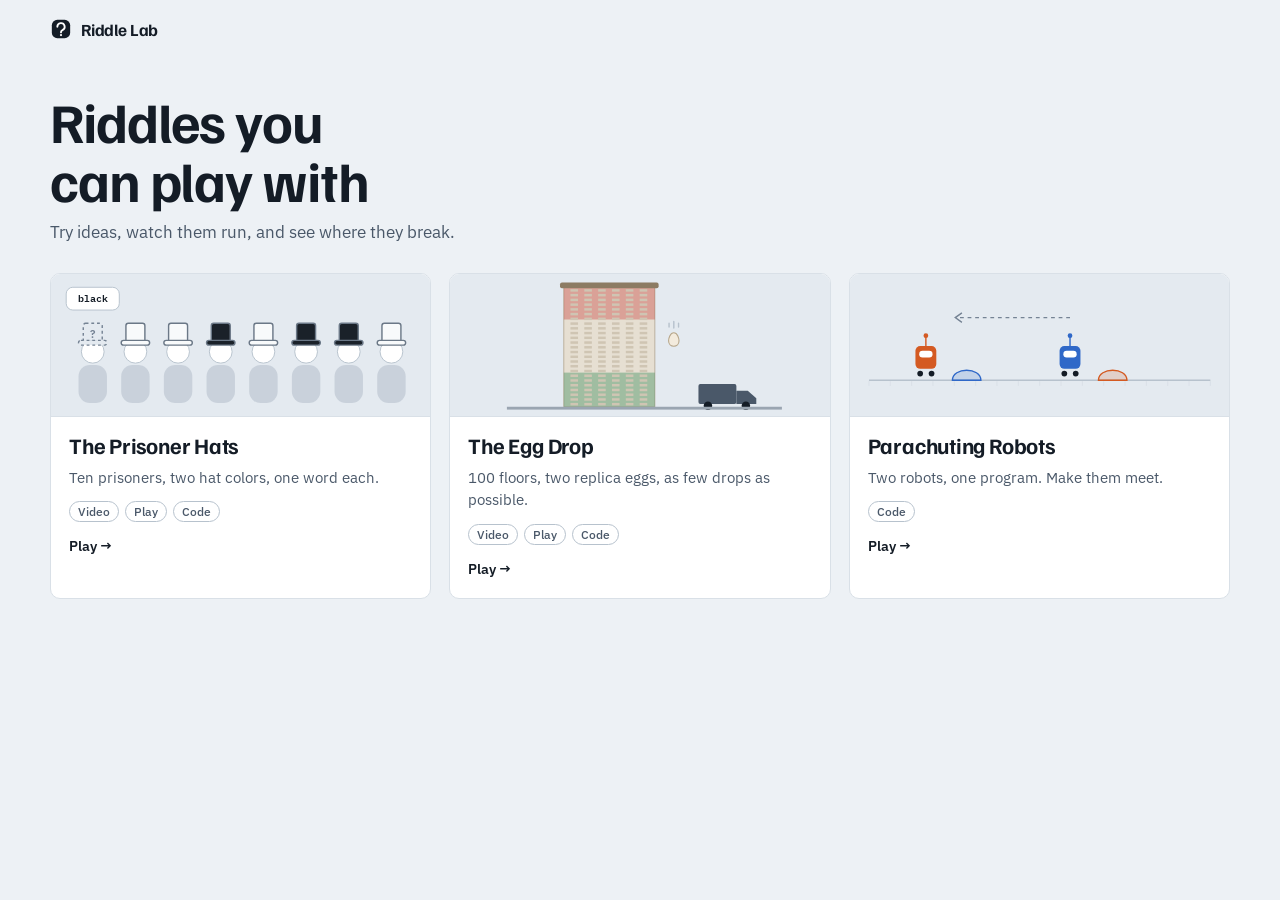
<file: index.html>
<!doctype html>
<html lang="en">
<head>
<meta charset="utf-8">
<meta name="viewport" content="width=device-width, initial-scale=1, viewport-fit=cover">
<title>Riddle Lab</title>
<meta name="description" content="Classic riddles and brain teasers, each with a sandbox for trying strategies until you crack it.">
<link rel="preconnect" href="https://fonts.googleapis.com">
<link rel="preconnect" href="https://fonts.gstatic.com" crossorigin>
<link rel="stylesheet" href="https://fonts.googleapis.com/css2?family=Familjen+Grotesk:wght@500;700&family=IBM+Plex+Sans:wght@400;500;600&family=IBM+Plex+Mono:wght@400;500;600&display=swap">
<link rel="stylesheet" href="shared/shell.css">
<style>
:root { --robot-a: #D45A22; --robot-b: #2F68C8; --hat-black: #1A2129; --hat-white: #F8FAFB; --hat-stroke: #6B7887; --preview: #E4EAF0; }
@media (prefers-color-scheme: dark) {
  :root:not([data-theme="light"]) { --robot-a: #DB6E38; --robot-b: #5B92E5; --hat-black: #06090C; --hat-white: #EEF2F5; --hat-stroke: #8C99A8; --preview: #121A23; }
}
:root[data-theme="dark"] { --robot-a: #DB6E38; --robot-b: #5B92E5; --hat-black: #06090C; --hat-white: #EEF2F5; --hat-stroke: #8C99A8; --preview: #121A23; }

.hero { display: grid; gap: 10px; padding-block: 28px 10px; }
.hero h1 { font-size: clamp(34px, 5.5vw, 56px); max-width: 16ch; }
.hero p { margin: 0; color: var(--ink-2); max-width: 58ch; font-size: 16.5px; }

.grid { display: grid; grid-template-columns: repeat(3, minmax(0, 1fr)); gap: 18px; }
@media (max-width: 980px) { .grid { grid-template-columns: repeat(2, minmax(0, 1fr)); } }
@media (max-width: 640px) { .grid { grid-template-columns: minmax(0, 1fr); } }
.card {
  display: grid; grid-template-rows: auto 1fr; text-decoration: none; color: inherit; background: var(--surface);
  border: 1px solid var(--rule); border-radius: var(--radius); overflow: hidden; transition: border-color .15s, transform .15s;
}
.card:hover { border-color: var(--rule-strong); transform: translateY(-2px); }
.card:focus-visible { outline-offset: 3px; }
.preview { background: var(--preview); border-bottom: 1px solid var(--rule); }
.preview svg { display: block; width: 100%; height: auto; }
.card-body { padding: 16px 18px 18px; display: grid; gap: 8px; align-content: start; }
.card h2 { margin: 0; font: 700 22px/1.15 var(--font-display); letter-spacing: -0.01em; }
.card p { margin: 0; color: var(--ink-2); font-size: 14.5px; }
.tags { display: flex; flex-wrap: wrap; gap: 6px; margin-top: 4px; }
.open { margin-top: 6px; font-weight: 600; font-size: 14px; }
@media (prefers-reduced-motion: reduce) { .card, .card:hover { transition: none; transform: none; } }
</style>
</head>
<body>
<div class="wrap">
  <nav class="site-bar">
    <a class="wordmark" href="index.html"><svg viewBox="0 0 24 24" aria-hidden="true"><rect x="2" y="2" width="20" height="20" rx="6" fill="var(--ink)"/><path d="M8 9.5a4 4 0 1 1 5.6 3.7c-.9.4-1.6 1.1-1.6 2.1v.4" stroke="var(--on-ink)" stroke-width="2" fill="none" stroke-linecap="round"/><circle cx="12" cy="18.6" r="1.2" fill="var(--on-ink)"/></svg>Riddle Lab</a>
  </nav>

  <header class="hero">
    <h1>Riddles you can play with</h1>
    <p>Try ideas, watch them run, and see where they break.</p>
  </header>

  <section class="grid" aria-label="Puzzles">
    <a class="card" href="puzzles/prisoner-hats/index.html">
      <div class="preview">
        <svg viewBox="0 0 400 150" aria-hidden="true">
          <g id="hats"></g>
        </svg>
      </div>
      <div class="card-body">
        <h2>The Prisoner Hats</h2>
        <p>Ten prisoners, two hat colors, one word each.</p>
        <div class="tags"><span class="chip">Video</span><span class="chip">Play</span><span class="chip">Code</span></div>
        <span class="open">Play →</span>
      </div>
    </a>

    <a class="card" href="puzzles/egg-drop/index.html">
      <div class="preview">
        <svg viewBox="0 0 400 150" aria-hidden="true"><g id="eggdrop"></g></svg>
      </div>
      <div class="card-body">
        <h2>The Egg Drop</h2>
        <p>100 floors, two replica eggs, as few drops as possible.</p>
        <div class="tags"><span class="chip">Video</span><span class="chip">Play</span><span class="chip">Code</span></div>
        <span class="open">Play →</span>
      </div>
    </a>

    <a class="card" href="puzzles/parachuting-robots/index.html">
      <div class="preview">
        <svg viewBox="0 0 400 150" aria-hidden="true">
          <line x1="20" y1="112" x2="380" y2="112" stroke="var(--rule-strong)" stroke-width="1.5"/>
          <g id="ticks"></g>
          <path d="M108 112 c0-14 30-14 30 0z" fill="var(--robot-b)" fill-opacity="0.18" stroke="var(--robot-b)" stroke-width="1.5"/>
          <path d="M262 112 c0-14 30-14 30 0z" fill="var(--robot-a)" fill-opacity="0.18" stroke="var(--robot-a)" stroke-width="1.5"/>
          <g transform="translate(80 0)"><line x1="0" y1="66" x2="0" y2="76" stroke="var(--robot-a)" stroke-width="1.5"/><circle cx="0" cy="65" r="2.5" fill="var(--robot-a)"/><rect x="-11" y="76" width="22" height="24" rx="5" fill="var(--robot-a)"/><rect x="-7" y="81" width="14" height="7" rx="3.5" fill="var(--surface)"/><circle cx="-6" cy="105" r="3" fill="var(--ink)"/><circle cx="6" cy="105" r="3" fill="var(--ink)"/></g>
          <g transform="translate(232 0)"><line x1="0" y1="66" x2="0" y2="76" stroke="var(--robot-b)" stroke-width="1.5"/><circle cx="0" cy="65" r="2.5" fill="var(--robot-b)"/><rect x="-11" y="76" width="22" height="24" rx="5" fill="var(--robot-b)"/><rect x="-7" y="81" width="14" height="7" rx="3.5" fill="var(--surface)"/><circle cx="-6" cy="105" r="3" fill="var(--ink)"/><circle cx="6" cy="105" r="3" fill="var(--ink)"/></g>
          <path d="M232 46 h-120" stroke="var(--muted)" stroke-width="1.5" stroke-dasharray="4 4"/><path d="M118 41 l-7 5 7 5" fill="none" stroke="var(--muted)" stroke-width="1.5"/>
        </svg>
      </div>
      <div class="card-body">
        <h2>Parachuting Robots</h2>
        <p>Two robots, one program. Make them meet.</p>
        <div class="tags"><span class="chip">Code</span></div>
        <span class="open">Play →</span>
      </div>
    </a>
  </section>
</div>
<script>
// small decorative previews, drawn from the same shapes the puzzles use
const hats = ["black", "white", "white", "black", "white", "black", "black", "white"];
let h = "";
hats.forEach((c, i) => {
  const x = 44 + i * 45;
  h += `<rect x="${x - 15}" y="96" width="30" height="40" rx="12" fill="var(--rule-strong)" fill-opacity="0.6"/>`;
  h += `<circle cx="${x}" cy="82" r="12" fill="var(--surface)" stroke="var(--rule-strong)"/>`;
  const hidden = i === 0;
  h += `<rect x="${x - 10}" y="52" width="20" height="20" rx="2.5" fill="${hidden ? "none" : `var(--hat-${c})`}" stroke="${hidden ? "var(--muted)" : "var(--hat-stroke)"}" stroke-width="1.5"${hidden ? ' stroke-dasharray="3 3"' : ""}/>`;
  h += `<rect x="${x - 15}" y="70" width="30" height="5" rx="2.5" fill="${hidden ? "var(--preview)" : `var(--hat-${c})`}" stroke="${hidden ? "var(--muted)" : "var(--hat-stroke)"}" stroke-width="1.5"${hidden ? ' stroke-dasharray="3 3"' : ""}/>`;
  if (hidden) h += `<text x="${x}" y="67" text-anchor="middle" font-size="12" font-weight="600" fill="var(--muted)" font-family="var(--font-body)">?</text>`;
});
h += `<rect x="16" y="14" width="56" height="24" rx="7" fill="var(--surface)" stroke="var(--rule-strong)"/><text x="44" y="30" text-anchor="middle" font-size="11" font-weight="600" fill="var(--ink)" font-family="var(--font-mono)">black</text>`;
document.getElementById("hats").innerHTML = h;
let t = "";
for (let x = 20; x <= 380; x += 22.5) t += `<line x1="${x}" y1="113" x2="${x}" y2="118" stroke="var(--rule)"/>`;
document.getElementById("ticks").innerHTML = t;
let eg = `<rect x="120" y="14" width="96" height="126" fill="#E6DFD2" stroke="#B9AE9B"/>`;
eg += `<rect x="120" y="14" width="96" height="34" fill="#C2302A" opacity="0.35"/><rect x="120" y="104" width="96" height="36" fill="#1E7F47" opacity="0.35"/>`;
for (let r = 0; r < 25; r++) for (let c = 0; c < 6; c++) eg += `<rect x="${127 + c * 14.6}" y="${16 + r * 5}" width="8" height="2.6" fill="#CFC5B3"/>`;
eg += `<rect x="116" y="9" width="104" height="6" rx="2" fill="#8C7B63"/>`;
eg += `<path d="M236,62 c4,0 5.5,6 5.5,8.5 c0,3.6 -2.6,5.7 -5.5,5.7 c-2.9,0 -5.5,-2.1 -5.5,-5.7 c0,-2.5 1.5,-8.5 5.5,-8.5z" fill="#F3EBDD" stroke="#B8A88C" stroke-width="1.2"/>`;
eg += `<path d="M236,50 v7 M231,52 v4 M241,52 v4" stroke="var(--rule-strong)" stroke-width="1.5" stroke-linecap="round"/>`;
eg += `<g transform="translate(262 116)"><rect width="40" height="21" rx="2" fill="#4A5869"/><path d="M40,7 h12 l9,8 v6 h-21z" fill="#4A5869"/><circle cx="10" cy="23" r="4.5" fill="#141C26"/><circle cx="50" cy="23" r="4.5" fill="#141C26"/></g>`;
eg += `<rect x="60" y="140" width="290" height="3" fill="#9AA5B1"/>`;
document.getElementById("eggdrop").innerHTML = eg;
</script>
</body>
</html>
</file>
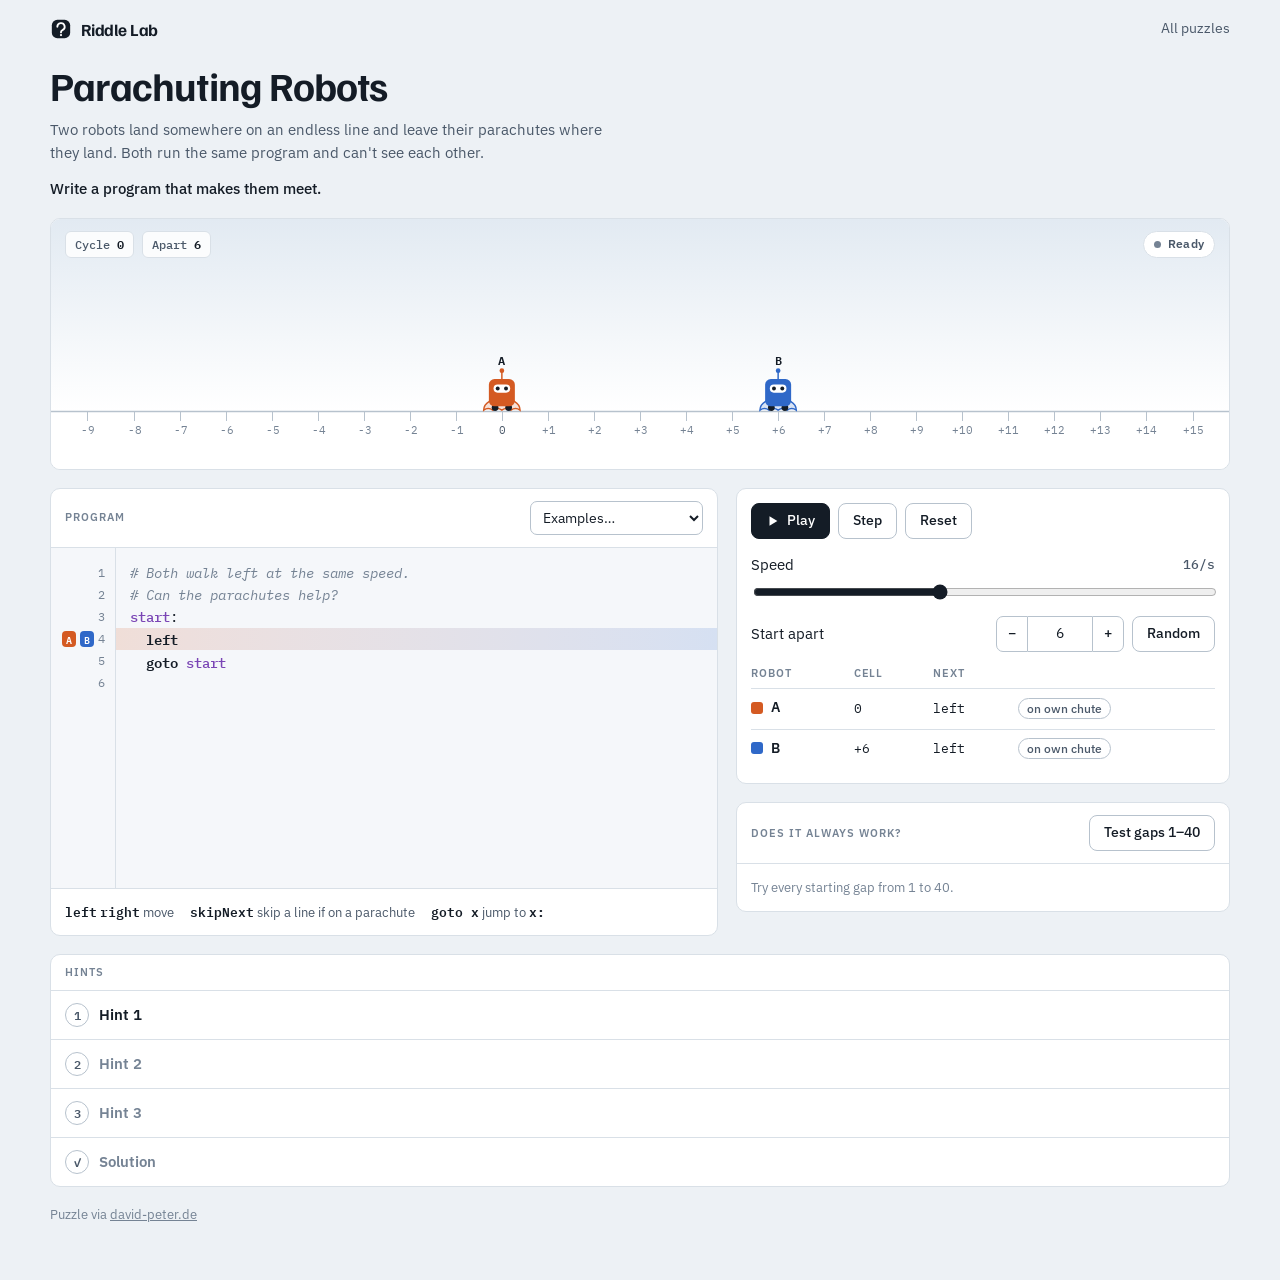
<file: puzzles/parachuting-robots/index.html>
<!doctype html>
<html lang="en">
<head>
<meta charset="utf-8">
<meta name="viewport" content="width=device-width, initial-scale=1, viewport-fit=cover">
<title>Parachuting Robots · Riddle Lab</title>
<meta name="description" content="Write one program for two robots dropped on an infinite line and watch whether they meet.">
<link rel="preconnect" href="https://fonts.googleapis.com">
<link rel="preconnect" href="https://fonts.gstatic.com" crossorigin>
<link rel="stylesheet" href="https://fonts.googleapis.com/css2?family=Familjen+Grotesk:wght@500;700&family=IBM+Plex+Sans:wght@400;500;600&family=IBM+Plex+Mono:wght@400;500;600&display=swap">
<link rel="stylesheet" href="../../shared/shell.css">
<style>
:root {
  --sky: #E2EAF2; --robot-a: #D45A22; --robot-b: #2F68C8;
  --code-size: 14px; --code-lh: 22px; --code-pad: 14px;
}
@media (prefers-color-scheme: dark) {
  :root:not([data-theme="light"]) { --sky: #121A23; --robot-a: #DB6E38; --robot-b: #5B92E5; }
}
:root[data-theme="dark"] { --sky: #121A23; --robot-a: #DB6E38; --robot-b: #5B92E5; }
.status[data-state="running"] .dot { background: var(--robot-b); }
.ref code { font: 600 12.5px var(--font-mono); color: var(--ink); }
.stepper { display: inline-flex; align-items: stretch; }

/* Stage */
.stage {
  position: relative; background: var(--surface); border: 1px solid var(--rule);
  border-radius: var(--radius); overflow: hidden;
}
.stage canvas { display: block; width: 100%; height: 250px; }
.hud {
  position: absolute; top: 12px; left: 14px; right: 14px; display: flex; flex-wrap: wrap;
  justify-content: space-between; gap: 8px; pointer-events: none;
}
.hud-group { display: flex; gap: 8px; flex-wrap: wrap; }
.readout {
  font: 500 12px/1 var(--font-mono); font-variant-numeric: tabular-nums; color: var(--ink-2);
  background: color-mix(in srgb, var(--surface) 86%, transparent); border: 1px solid var(--rule);
  padding: 6px 9px; border-radius: 6px;
}
.readout b { color: var(--ink); font-weight: 600; }

/* Workbench */
.bench { display: grid; grid-template-columns: minmax(0, 1.15fr) minmax(0, 0.85fr); gap: 18px; align-items: start; }
@media (max-width: 880px) { .bench { grid-template-columns: minmax(0, 1fr); } }
.side { display: grid; gap: 18px; min-width: 0; }

/* Editor */
.editor { display: grid; grid-template-columns: auto minmax(0, 1fr); height: 340px; background: var(--surface-2); }
.gutter {
  overflow: hidden; border-right: 1px solid var(--rule); background: var(--surface-2);
  font: 400 12px/var(--code-lh) var(--font-mono); color: var(--muted); user-select: none;
}
.gutter-inner { padding-block: var(--code-pad); }
.gl { height: var(--code-lh); display: flex; align-items: center; justify-content: flex-end; gap: 4px; padding: 0 10px 0 8px; min-width: 64px; font-variant-numeric: tabular-nums; }
.gl.err { color: var(--bad); font-weight: 600; }
.tag {
  font: 600 10px/1 var(--font-mono); color: var(--on-ink); border-radius: 4px; padding: 3px 4px;
}
.tag.a { background: var(--robot-a); }
.tag.b { background: var(--robot-b); }
.code { position: relative; overflow: hidden; min-width: 0; }
.code textarea, .code pre {
  margin: 0; border: 0; padding: var(--code-pad); font: 400 var(--code-size)/var(--code-lh) var(--font-mono);
  white-space: pre; tab-size: 2; letter-spacing: 0; word-spacing: 0;
}
.code textarea {
  position: absolute; inset: 0; width: 100%; height: 100%; resize: none; outline: none;
  background: transparent; color: transparent; caret-color: var(--ink); overflow: auto; z-index: 2;
}
.code textarea::selection { background: color-mix(in srgb, var(--robot-b) 28%, transparent); color: transparent; }
.code textarea:focus-visible { box-shadow: inset 0 0 0 2px var(--focus); }
.code pre { position: absolute; top: 0; left: 0; color: var(--ink); pointer-events: none; z-index: 1; min-width: 100%; }
.hl-bars { position: absolute; top: 0; left: 0; right: 0; pointer-events: none; z-index: 0; }
.hl-bar { position: absolute; left: 0; right: 0; height: var(--code-lh); }
.hl-bar.a { background: color-mix(in srgb, var(--robot-a) 16%, transparent); }
.hl-bar.b { background: color-mix(in srgb, var(--robot-b) 16%, transparent); }
.hl-bar.ab { background: linear-gradient(90deg, color-mix(in srgb, var(--robot-a) 16%, transparent), color-mix(in srgb, var(--robot-b) 16%, transparent)); }
.hl-bar.err { background: color-mix(in srgb, var(--bad) 14%, transparent); }
.t-op { font-weight: 600; }
.t-label { color: var(--syn-label); font-weight: 500; }
.t-comment { color: var(--muted); font-style: italic; }
.t-bad { color: var(--bad); text-decoration: underline wavy; text-underline-offset: 3px; }

.editor-foot { border-top: 1px solid var(--rule); padding: 12px 14px; display: grid; gap: 10px; }
.error { color: var(--bad); font-size: 14px; margin: 0; }
.ref { display: grid; grid-template-columns: repeat(auto-fill, minmax(210px, 1fr)); gap: 6px 18px; margin: 0; padding: 0; list-style: none; font-size: 13px; color: var(--ink-2); }
.ref code { font: 600 12.5px var(--font-mono); color: var(--ink); }

.stepper { display: inline-flex; align-items: stretch; }
.stepper input { width: 64px; text-align: center; border-radius: 0; border-inline: 0; font-variant-numeric: tabular-nums; -moz-appearance: textfield; }
.stepper input::-webkit-inner-spin-button { -webkit-appearance: none; }
.stepper .btn { height: auto; padding: 0 11px; border-radius: 0; }
.stepper .btn:first-child { border-radius: 7px 0 0 7px; }
.stepper .btn:last-child { border-radius: 0 7px 7px 0; }
/* Robot table */
.robots { width: 100%; border-collapse: collapse; font-size: 14px; }
.robots th { text-align: left; font: 600 11px var(--font-body); text-transform: uppercase; letter-spacing: 0.08em; color: var(--muted); padding: 0 8px 8px 0; }
.robots td { padding: 8px 8px 8px 0; border-top: 1px solid var(--rule); vertical-align: middle; font-variant-numeric: tabular-nums; }
.robots td:last-child, .robots th:last-child { padding-right: 0; }
.who { display: inline-flex; align-items: center; gap: 8px; font-weight: 600; }
.swatch { width: 12px; height: 12px; border-radius: 3px; }
.mono { font-family: var(--font-mono); font-size: 13px; }
@media (max-width: 520px) {
  .stage canvas { height: 210px; }
  .editor { height: 320px; }
}
@media (prefers-reduced-motion: reduce) {
  .status[data-state="running"] .dot { animation: none; }
}
.ref { display: flex; flex-wrap: wrap; gap: 6px 16px; }
.stage .callout { position: relative; }
</style>
</head>
<body>
<div class="wrap">
  <nav class="site-bar">
    <a class="wordmark" href="../../index.html"><svg viewBox="0 0 24 24" aria-hidden="true"><rect x="2" y="2" width="20" height="20" rx="6" fill="var(--ink)"/><path d="M8 9.5a4 4 0 1 1 5.6 3.7c-.9.4-1.6 1.1-1.6 2.1v.4" stroke="var(--on-ink)" stroke-width="2" fill="none" stroke-linecap="round"/><circle cx="12" cy="18.6" r="1.2" fill="var(--on-ink)"/></svg>Riddle Lab</a>
    <a class="back" href="../../index.html">All puzzles</a>
  </nav>

  <section class="intro no-video">
    <div class="intro-text">
      <h1>Parachuting Robots</h1>
      <p>Two robots land somewhere on an endless line and leave their parachutes where they land. Both run the same program and can't see each other.</p>
      <p class="goal">Write a program that makes them meet.</p>
    </div>
  </section>

  <section class="stage" data-sandbox aria-label="Simulation">
    <canvas id="stage" role="img" aria-label="Two robots on a line"></canvas>
    <div class="hud">
      <div class="hud-group">
        <span class="readout">Cycle <b id="hud-cycle">0</b></span>
        <span class="readout">Apart <b id="hud-dist">0</b></span>
      </div>
      <span class="status" id="status" data-state="ready" role="status"><span class="dot"></span><span id="status-text">Ready</span></span>
    </div>
    <div class="callout" id="callout" hidden></div>
  </section>

  <div class="bench">
    <section class="panel" aria-label="Program">
      <div class="panel-head">
        <span class="label">Program</span>
        <select id="examples" aria-label="Load an example">
          <option value="">Examples…</option>
          <option value="starter">Same speed (fails)</option>
          <option value="blank">Blank</option>
        </select>
      </div>
      <div class="editor">
        <div class="gutter" aria-hidden="true"><div class="gutter-inner" id="gutter"></div></div>
        <div class="code">
          <div class="hl-bars" id="bars"></div>
          <pre id="highlight" aria-hidden="true"></pre>
          <textarea id="code" spellcheck="false" autocapitalize="off" autocomplete="off" wrap="off" aria-label="Program source"></textarea>
        </div>
      </div>
      <div class="editor-foot">
        <p class="error" id="error" hidden></p>
        <ul class="ref">
          <li><code>left</code> <code>right</code> move</li>
          <li><code>skipNext</code> skip a line if on a parachute</li>
          <li><code>goto x</code> jump to <code>x:</code></li>
        </ul>
      </div>
    </section>

    <div class="side">
      <section class="panel" aria-label="Run">
        <div class="panel-body">
          <div class="row">
            <button class="btn primary" id="play" type="button" title="Space"><svg viewBox="0 0 16 16" id="play-icon"><path d="M4 2.5v11l9-5.5z"/></svg><span id="play-label">Play</span></button>
            <button class="btn" id="step" type="button" title="Right arrow">Step</button>
            <button class="btn" id="reset" type="button" title="R">Reset</button>
          </div>
          <div class="field">
            <div class="field-line"><label for="speed">Speed</label><output id="speed-out" for="speed"></output></div>
            <input type="range" id="speed" min="0" max="100" value="40">
          </div>
          <div class="field-line">
            <label for="gap">Start apart</label>
            <div class="row">
              <div class="stepper">
                <button class="btn" type="button" id="gap-dec" aria-label="Closer">−</button>
                <input type="number" id="gap" min="1" max="200" value="6">
                <button class="btn" type="button" id="gap-inc" aria-label="Further">+</button>
              </div>
              <button class="btn" type="button" id="gap-rand" title="Random gap">Random</button>
            </div>
          </div>
          <table class="robots">
            <thead><tr><th>Robot</th><th>Cell</th><th>Next</th><th></th></tr></thead>
            <tbody>
              <tr><td><span class="who"><span class="swatch" style="background:var(--robot-a)"></span>A</span></td><td class="mono" id="a-pos"></td><td class="mono" id="a-next"></td><td id="a-chute"></td></tr>
              <tr><td><span class="who"><span class="swatch" style="background:var(--robot-b)"></span>B</span></td><td class="mono" id="b-pos"></td><td class="mono" id="b-next"></td><td id="b-chute"></td></tr>
            </tbody>
          </table>
        </div>
      </section>
      <section class="panel" id="checker" aria-label="Test every gap"></section>
    </div>
  </div>

  <section class="panel" aria-label="Hints">
    <div class="panel-head"><span class="label">Hints</span></div>
    <ol class="ladder">
      <li class="rung"><button class="rung-btn" type="button"><span class="n">1</span><span class="t">Hint 1</span></button>
        <div class="rung-body" hidden><p>Same program, same moves. What's the only thing that can be different for one robot?</p></div></li>
      <li class="rung"><button class="rung-btn" type="button"><span class="n">2</span><span class="t">Hint 2</span></button>
        <div class="rung-body" hidden><p>If both walk the same way, only the one behind ever reaches the other's parachute.</p></div></li>
      <li class="rung"><button class="rung-btn" type="button"><span class="n">3</span><span class="t">Hint 3</span></button>
        <div class="rung-body" hidden><p>Walk slowly. Speed up once you find a parachute.</p></div></li>
      <li class="rung solution"><button class="rung-btn" type="button"><span class="n">✓</span><span class="t">Solution</span></button>
        <div class="rung-body" hidden>
          <p>Crawl left (3 cycles per cell). The robot behind finds the other parachute, drops into a sprint (2 cycles per cell) and catches up.</p>
<pre>crawl:
  left
  skipNext
  goto crawl
sprint:
  left
  goto sprint</pre>
          <div><button class="btn" type="button" data-load-solution>Load it</button></div>
        </div></li>
    </ol>
  </section>
  <p class="credit hint">Puzzle via <a href="https://david-peter.de/parachuting-robots/" target="_blank" rel="noopener">david-peter.de</a></p>
</div>

<script src="../../shared/engine.js"></script>
<script src="../../shared/shell.js"></script>
<script src="puzzle.js"></script>
<script>
(() => {
"use strict";
const RL = window.RiddleLab, P = RL.puzzles["parachuting-robots"];
const runner = new RL.Runner(P);

const EXAMPLES = {
  starter: `# Both walk left at the same speed.
# Can the parachutes help?
start:
  left
  goto start
`,
  blank: `start:
  `,
  solution: `crawl:
  left
  skipNext
  goto crawl
sprint:
  left
  goto sprint
`,
};

const $ = id => document.getElementById(id);
const code = $("code"), hl = $("highlight"), gutter = $("gutter"), bars = $("bars");
const canvas = $("stage"), ctx = canvas.getContext("2d");
const reducedMotion = matchMedia("(prefers-reduced-motion: reduce)").matches;
const STORE_KEY = "parachuting-robots:program";
const store = {
  get() { try { return localStorage.getItem(STORE_KEY); } catch { return null; } },
  set(v) { try { localStorage.setItem(STORE_KEY, v); } catch {} },
};

let program = null, parseErr = null;
let draw = [];        // per robot: {from, to, t0, dur}
let landT0 = 0, cam = null, lastFrame = 0;
const LAND_MS = reducedMotion ? 0 : 1300;
const sim = () => runner.state;

// ---------- Editor ----------
const esc = s => s.replace(/&/g, "&amp;").replace(/</g, "&lt;").replace(/>/g, "&gt;");
const OPS = /\b(left|right|skipNext|skipnext|goto)\b(\s+([A-Za-z_][\w-]*))?/gi;

function highlightLine(raw, isErr) {
  const cut = raw.search(/#|\/\//);
  const body = cut < 0 ? raw : raw.slice(0, cut), comment = cut < 0 ? "" : raw.slice(cut);
  let out = esc(body).replace(/([A-Za-z_][\w-]*)(\s*:)/g, '<span class="t-label">$1</span>$2');
  out = out.replace(OPS, (m, op, rest, arg) => `<span class="t-op">${op}</span>` + (rest ? rest.replace(arg, `<span class="t-label">${arg}</span>`) : ""));
  if (isErr) out = `<span class="t-bad">${out}</span>`;
  return out + (comment ? `<span class="t-comment">${esc(comment)}</span>` : "");
}

function renderEditor() {
  const errLine = parseErr ? parseErr.line : -1;
  hl.innerHTML = code.value.split("\n").map((l, i) => highlightLine(l, i + 1 === errLine)).join("\n") + "\n";
  renderMarkers();
}

function renderMarkers() {
  const lines = code.value.split("\n");
  const errLine = parseErr ? parseErr.line : -1;
  const at = new Map();
  if (sim() && !parseErr) sim().robots.forEach((r, i) => {
    const x = program.ins[r.pc];
    if (x) at.set(x.line, (at.get(x.line) || "") + (i ? "b" : "a"));
  });
  gutter.innerHTML = lines.map((_, i) => {
    const n = i + 1, who = at.get(n) || "";
    const tags = (who.includes("a") ? '<span class="tag a">A</span>' : "") + (who.includes("b") ? '<span class="tag b">B</span>' : "");
    return `<div class="gl${n === errLine ? " err" : ""}">${tags}<span>${n}</span></div>`;
  }).join("");
  const cs = getComputedStyle(document.documentElement);
  const lh = parseFloat(cs.getPropertyValue("--code-lh")), pad = parseFloat(cs.getPropertyValue("--code-pad"));
  let html = errLine > 0 ? `<div class="hl-bar err" style="top:${pad + (errLine - 1) * lh}px"></div>` : "";
  for (const [line, who] of at) html += `<div class="hl-bar ${who}" style="top:${pad + (line - 1) * lh}px"></div>`;
  bars.innerHTML = html;
  syncScroll();
}

function syncScroll() {
  hl.style.transform = `translate(${-code.scrollLeft}px, ${-code.scrollTop}px)`;
  bars.style.transform = gutter.style.transform = `translateY(${-code.scrollTop}px)`;
}

function compile() {
  try { program = P.compile(code.value); parseErr = null; }
  catch (e) { program = null; parseErr = e; }
  $("error").hidden = !parseErr;
  if (parseErr) $("error").textContent = `Line ${parseErr.line}: ${parseErr.message}`;
}

let editTimer = 0;
code.addEventListener("input", () => {
  store.set(code.value);
  compile(); renderEditor(); checker.clear();
  clearTimeout(editTimer);
  editTimer = setTimeout(() => reset(false), 250);
});
code.addEventListener("scroll", syncScroll);
code.addEventListener("keydown", e => {
  if (e.key === "Tab" && !e.shiftKey) {
    e.preventDefault();
    code.setRangeText("  ", code.selectionStart, code.selectionEnd, "end");
    code.dispatchEvent(new Event("input"));
  }
  if (e.key === "Enter") {
    const s = code.selectionStart, line = code.value.slice(0, s).split("\n").pop();
    const indent = (line.match(/^\s*/) || [""])[0];
    const next = !indent && /:\s*$/.test(line.split(/#|\/\//)[0]) ? "  " : indent;
    if (next) { e.preventDefault(); code.setRangeText("\n" + next, s, code.selectionEnd, "end"); code.dispatchEvent(new Event("input")); }
  }
});

function loadProgram(src) { code.value = src; code.dispatchEvent(new Event("input")); reset(true); }
$("examples").addEventListener("change", e => { if (e.target.value) loadProgram(EXAMPLES[e.target.value]); e.target.value = ""; });
document.addEventListener("shell:load-solution", () => loadProgram(EXAMPLES.solution));

// ---------- Running ----------
const gapValue = () => {
  const g = Math.round(Number($("gap").value));
  return Math.min(200, Math.max(1, Number.isFinite(g) ? g : 6));
};
const cps = () => Math.round(10 ** (Number($("speed").value) / 100 * 3));
const lingerCycles = () => Math.round(cps() * 1.5);   // at least 1.5 s more once they can never meet

function reset(animateLanding = true, note = "") {
  const g = gapValue();
  $("gap").value = g;
  if (program) {
    runner.load(program, g);
    runner.state.linger = 2;   // when they can never meet, keep showing it for twice as long
    runner.state.lingerMin = lingerCycles();
  } else { runner.state = null; runner.playing = false; }
  draw = [0, g].map(p => ({ from: p, to: p, t0: 0, dur: 0 }));
  landT0 = animateLanding ? performance.now() : -Infinity;
  cam = null;
  $("callout").hidden = !note;
  $("callout").innerHTML = note;
  updateUI();
}

runner.on((ev) => {
  if (ev.type === "step" && ev.count) {
    const now = performance.now();
    const dur = reducedMotion || ev.count > 1 ? 0 : Math.min(180, 900 / cps());
    sim().robots.forEach((r, i) => { draw[i] = { from: currentX(i, now), to: r.pos, t0: now, dur }; });
  }
  updateUI();
});

function togglePlay() {
  if (!sim()) return;
  if (runner.finished) reset(false);
  landT0 = -Infinity;
  runner.speed = cps();
  runner.playing ? runner.pause() : runner.play();
}

function updateUI() {
  const s = sim(), r = runner.result;
  let state = "ready", label = "Ready";
  if (parseErr) { state = "error"; label = "Fix the program"; }
  else if (r && r.ok) { state = "met"; label = `✓ ${r.text}`; }
  else if (r) { state = "fail"; label = `✕ ${r.text}`; }
  else if (runner.playing) { state = "running"; label = "Running"; }
  else if (s && s.cycle > 0) { state = "paused"; label = "Paused"; }
  $("status").dataset.state = state; $("status-text").textContent = label;

  $("play-label").textContent = runner.playing ? "Pause" : r ? "Replay" : "Play";
  $("play-icon").innerHTML = runner.playing ? '<path d="M4 2.5h3v11H4zM9 2.5h3v11H9z"/>' : '<path d="M4 2.5v11l9-5.5z"/>';
  $("play").disabled = !s;
  $("step").disabled = !s || runner.finished;
  $("hud-cycle").textContent = s ? s.cycle.toLocaleString() : "0";
  $("hud-dist").textContent = s ? P.distance(s).toLocaleString() : "–";

  ["a", "b"].forEach((k, i) => {
    const rb = s && s.robots[i], x = rb && program.ins[rb.pc];
    $(`${k}-pos`).textContent = rb ? (rb.pos > 0 ? "+" : "") + rb.pos : "–";
    $(`${k}-next`).textContent = rb ? (x ? (x.arg ? `goto ${x.arg}` : x.op) : "stopped") : "–";
    const owner = rb ? s.chutes.get(rb.pos) : undefined;
    $(`${k}-chute`).innerHTML = owner === undefined ? "" : `<span class="chip">on ${owner === i ? "own" : "other"} chute</span>`;
  });
  renderMarkers();
}

$("play").addEventListener("click", togglePlay);
$("step").addEventListener("click", () => { runner.pause(); landT0 = -Infinity; runner.speed = cps(); runner.step(1); });
$("reset").addEventListener("click", () => reset(true));
$("speed").addEventListener("input", () => { runner.speed = cps(); if (sim()) sim().lingerMin = lingerCycles(); $("speed-out").textContent = `${cps().toLocaleString()}/s`; });
$("gap").addEventListener("change", () => reset(true));
$("gap-dec").addEventListener("click", () => { $("gap").value = gapValue() - 1; reset(true); });
$("gap-inc").addEventListener("click", () => { $("gap").value = gapValue() + 1; reset(true); });
$("gap-rand").addEventListener("click", () => {
  let g; do { g = 2 + Math.floor(Math.random() * 18); } while (g === gapValue());
  $("gap").value = g; reset(true);
});
document.addEventListener("keydown", e => {
  if (e.target.matches("input, select, textarea") || e.metaKey || e.ctrlKey || e.altKey) return;
  if (e.key === " ") { if (e.target.matches("button")) return; e.preventDefault(); togglePlay(); }
  else if (e.key === "ArrowRight") { e.preventDefault(); $("step").click(); }
  else if (e.key === "r" || e.key === "R") reset(true);
});

// ---------- Checker ----------
const showGap = (g, note) => {
  $("gap").value = g;
  reset(!note, note);
  if (note) { runner.speed = cps(); runner.play(); }
  canvas.scrollIntoView({ behavior: reducedMotion ? "auto" : "smooth", block: "nearest" });
};
const checker = RL.mountChecker($("checker"), {
  buttonLabel: `Test gaps 1–${P.GAPS}`,
  intro: `Try every starting gap from 1 to ${P.GAPS}.`,
  run: () => program && RL.checkAll(P, program),
  onBar: g => showGap(g),
  onReplay: g => showGap(g, `<b>✕ Gap ${g} fails.</b><span>${RL.runCase(P, program, g).text}</span>`),
});

// ---------- Stage drawing ----------
const ease = t => t < 0 ? 0 : t > 1 ? 1 : 1 - Math.pow(1 - t, 3);
const clamp = (v, lo, hi) => Math.max(lo, Math.min(hi, v));
const lerp = (a, b, t) => a + (b - a) * t;

function currentX(i, now) {
  const d = draw[i];
  if (!d) return 0;
  return lerp(d.from, d.to, ease(d.dur ? (now - d.t0) / d.dur : 1));
}

let W = 0, H = 0, dpr = 1;
new ResizeObserver(() => {
  const r = canvas.getBoundingClientRect();
  dpr = Math.min(2, window.devicePixelRatio || 1);
  W = r.width; H = r.height;
  canvas.width = Math.round(W * dpr); canvas.height = Math.round(H * dpr);
}).observe(canvas);

function tokens() {
  const cs = getComputedStyle(document.documentElement), v = n => cs.getPropertyValue(n).trim();
  return { surface: v("--surface"), sky: v("--sky"), ink: v("--ink"), ink2: v("--ink-2"), muted: v("--muted"),
    rule: v("--rule"), ruleStrong: v("--rule-strong"), a: v("--robot-a"), b: v("--robot-b"), good: v("--good"), mono: v("--font-mono") };
}

function niceStep(cellPx) {
  for (const s of [1, 2, 5, 10, 20, 50, 100, 200, 500, 1000, 2000, 5000, 10000, 20000, 50000]) if (s * cellPx >= 44) return s;
  return 100000;
}

function canopy(x, y, w, h, color, fill) {
  ctx.beginPath();
  ctx.moveTo(x - w / 2, y);
  ctx.bezierCurveTo(x - w / 2, y - h * 1.35, x + w / 2, y - h * 1.35, x + w / 2, y);
  const n = 4, seg = w / n;
  for (let k = 0; k < n; k++) { const x0 = x + w / 2 - k * seg; ctx.quadraticCurveTo(x0 - seg / 2, y - h * 0.28, x0 - seg, y); }
  ctx.closePath();
  ctx.fillStyle = fill; ctx.fill();
  ctx.lineWidth = 1.5; ctx.strokeStyle = color; ctx.stroke();
}

function robot(x, groundY, w, color, T, label, lift) {
  const h = w * 1.05, top = groundY - h - w * 0.18 - lift;
  ctx.fillStyle = T.ink;
  const wr = Math.max(2, w * 0.13);
  [-0.26, 0.26].forEach(o => { ctx.beginPath(); ctx.arc(x + o * w, groundY - wr - lift, wr, 0, Math.PI * 2); ctx.fill(); });
  ctx.fillStyle = color;
  ctx.beginPath(); ctx.roundRect(x - w / 2, top, w, h, Math.max(3, w * 0.22)); ctx.fill();
  ctx.fillStyle = T.surface;
  const vw = w * 0.64, vh = h * 0.3, vy = top + h * 0.2;
  ctx.beginPath(); ctx.roundRect(x - vw / 2, vy, vw, vh, vh / 2); ctx.fill();
  ctx.fillStyle = T.ink;
  const er = Math.max(1.2, vh * 0.24);
  [-0.16, 0.16].forEach(o => { ctx.beginPath(); ctx.arc(x + o * w, vy + vh / 2, er, 0, Math.PI * 2); ctx.fill(); });
  ctx.strokeStyle = color; ctx.lineWidth = 1.5;
  ctx.beginPath(); ctx.moveTo(x, top); ctx.lineTo(x, top - w * 0.28); ctx.stroke();
  ctx.fillStyle = color; ctx.beginPath(); ctx.arc(x, top - w * 0.32, Math.max(2, w * 0.09), 0, Math.PI * 2); ctx.fill();
  ctx.fillStyle = T.ink; ctx.font = `600 12px ${T.mono}`; ctx.textAlign = "center"; ctx.textBaseline = "bottom";
  ctx.fillText(label, x, top - w * 0.45);
  return top;
}

function frame(now) {
  requestAnimationFrame(frame);
  const dt = Math.min(100, now - (lastFrame || now));
  lastFrame = now;
  runner.tick(dt);
  if (!W) return;

  const T = tokens(), s = sim();
  ctx.setTransform(dpr, 0, 0, dpr, 0, 0);
  ctx.clearRect(0, 0, W, H);
  const groundY = H - 58;
  const g = ctx.createLinearGradient(0, 0, 0, groundY);
  g.addColorStop(0, T.sky); g.addColorStop(1, T.surface);
  ctx.fillStyle = g; ctx.fillRect(0, 0, W, groundY);

  const xs = draw.map((_, i) => currentX(i, now));
  const chuteCells = s ? [...s.chutes.keys()] : [0, gapValue()];
  const pts = xs.concat(chuteCells);
  let lo = Math.min(...pts), hi = Math.max(...pts);
  const minSpan = Math.max(14, W / 48), pad = Math.max(3, (hi - lo) * 0.12);
  lo -= pad; hi += pad;
  if (hi - lo < minSpan) { const c = (lo + hi) / 2; lo = c - minSpan / 2; hi = c + minSpan / 2; }
  if (!cam) cam = { lo, hi };
  const k = 1 - Math.exp(-dt / 140);
  cam.lo = lerp(cam.lo, lo, k); cam.hi = lerp(cam.hi, hi, k);

  const sidePad = 24, cellPx = (W - sidePad * 2) / (cam.hi - cam.lo);
  const X = c => sidePad + (c - cam.lo) * cellPx;

  ctx.fillStyle = T.surface; ctx.fillRect(0, groundY, W, H - groundY);
  ctx.strokeStyle = T.ruleStrong; ctx.lineWidth = 1.5;
  ctx.beginPath(); ctx.moveTo(0, groundY + 0.5); ctx.lineTo(W, groundY + 0.5); ctx.stroke();
  const first = Math.ceil(cam.lo - 1), last = Math.floor(cam.hi + 1), labelStep = niceStep(cellPx);
  ctx.font = `400 11px ${T.mono}`; ctx.textAlign = "center"; ctx.textBaseline = "top";
  if (cellPx >= 5) {
    ctx.strokeStyle = T.rule; ctx.lineWidth = 1; ctx.beginPath();
    for (let c = first; c <= last; c++) { const x = Math.round(X(c)) + 0.5; ctx.moveTo(x, groundY + 1); ctx.lineTo(x, groundY + 6); }
    ctx.stroke();
  }
  ctx.strokeStyle = T.ruleStrong; ctx.beginPath();
  for (let c = Math.ceil(first / labelStep) * labelStep; c <= last; c += labelStep) {
    const x = Math.round(X(c)) + 0.5;
    ctx.moveTo(x, groundY + 1); ctx.lineTo(x, groundY + 10);
    ctx.fillStyle = c === 0 ? T.ink2 : T.muted;
    ctx.fillText(c > 0 ? `+${c}` : String(c), x, groundY + 14);
  }
  ctx.stroke();

  const lp = LAND_MS ? clamp((now - landT0) / LAND_MS, 0, 1) : 1;
  const descend = ease(lp / 0.72), settle = ease((lp - 0.72) / 0.28);
  const rw = clamp(cellPx * 0.62, 12, 26), cw = clamp(cellPx * 1.0, 18, 36);
  const skyDrop = Math.max(0, groundY - rw * 4.2 - 54);
  const colors = [T.a, T.b];

  if (lp >= 0.72) chuteCells.forEach((c, idx) => {
    const col = colors[s ? s.chutes.get(c) : idx];
    canopy(X(c), lerp(groundY - rw * 2.3, groundY, settle), lerp(rw * 2.4, cw, settle), lerp(rw * 0.9, cw * 0.32, settle), col, col + "2E");
  });

  const met = runner.result && runner.result.ok;
  xs.forEach((x, i) => {
    const px = X(x) + (met ? (i === 0 ? -1 : 1) * rw * 0.42 : 0);
    const top = robot(px, groundY, rw, colors[i], T, i === 0 ? "A" : "B", (1 - descend) * skyDrop);
    if (lp < 0.72) {
      const cy = top - rw * 1.3, w = rw * 2.4, h = rw * 0.9;
      ctx.strokeStyle = T.muted; ctx.lineWidth = 1; ctx.beginPath();
      ctx.moveTo(px - w / 2, cy); ctx.lineTo(px - rw / 2, top + 2);
      ctx.moveTo(px + w / 2, cy); ctx.lineTo(px + rw / 2, top + 2);
      ctx.moveTo(px, cy - 1); ctx.lineTo(px, top);
      ctx.stroke();
      canopy(px, cy, w, h, colors[i], colors[i] + "40");
    }
  });

  if (met) {
    ctx.strokeStyle = T.good; ctx.lineWidth = 2;
    ctx.beginPath(); ctx.arc(X(lerp(xs[0], xs[1], 0.5)), groundY - rw * 0.7, rw * 1.6, 0, Math.PI * 2); ctx.stroke();
  }
  if (parseErr) {
    ctx.fillStyle = T.ink2; ctx.font = `500 14px ${T.mono}`; ctx.textAlign = "center"; ctx.textBaseline = "middle";
    ctx.fillText("Fix the program to drop the robots", W / 2, groundY / 2 + 10);
  }
}

// ---------- Boot ----------
code.value = store.get() ?? EXAMPLES.starter;
compile();
renderEditor();
reset(true);
$("speed-out").textContent = `${cps().toLocaleString()}/s`;
requestAnimationFrame(frame);
})();
</script>
</body>
</html>
</file>
<file: shared/shell.css>
/* Riddle Lab shared shell.
   Layout: site bar, then puzzle intro (rules beside the video), the sandbox,
   and a hint ladder at the bottom. Puzzle pages add their own tokens/components. */
:root {
  --bg: #EDF1F5;
  --surface: #FFFFFF;
  --surface-2: #F5F7FA;
  --ink: #141C26;
  --ink-2: #4A5869;
  --muted: #758394;
  --rule: #D9E0E7;
  --rule-strong: #B7C2CD;
  --bars: #5F7084;
  --good: #1E7F47;
  --bad: #C2302A;
  --syn-label: #7A45B5;
  --on-ink: #FFFFFF;
  --focus: #2F68C8;

  --font-display: "Familjen Grotesk", "Helvetica Neue", Arial, sans-serif;
  --font-body: "IBM Plex Sans", -apple-system, "Segoe UI", Roboto, sans-serif;
  --font-mono: "IBM Plex Mono", ui-monospace, "SF Mono", Menlo, Consolas, monospace;
  --radius: 10px;
  color-scheme: light;
}
@media (prefers-color-scheme: dark) {
  :root:not([data-theme="light"]) {
    --bg: #0E1319; --surface: #161D25; --surface-2: #1B232D; --ink: #E5EAF0; --ink-2: #A9B5C2;
    --muted: #7D8A99; --rule: #28323D; --rule-strong: #3A4653; --bars: #8494A6; --good: #4CB97A;
    --bad: #EE6A5F; --syn-label: #B997E8; --on-ink: #0E1319; --focus: #5B92E5; color-scheme: dark;
  }
}
:root[data-theme="dark"] {
  --bg: #0E1319; --surface: #161D25; --surface-2: #1B232D; --ink: #E5EAF0; --ink-2: #A9B5C2;
  --muted: #7D8A99; --rule: #28323D; --rule-strong: #3A4653; --bars: #8494A6; --good: #4CB97A;
  --bad: #EE6A5F; --syn-label: #B997E8; --on-ink: #0E1319; --focus: #5B92E5; color-scheme: dark;
}

*, *::before, *::after { box-sizing: border-box; }
html, body { margin: 0; }
:root { padding-top: env(safe-area-inset-top, 0px); padding-bottom: env(safe-area-inset-bottom, 0px); }
body {
  background: var(--bg); color: var(--ink); font: 15px/1.55 var(--font-body);
  padding-left: max(16px, env(safe-area-inset-left, 0px));
  padding-right: max(16px, env(safe-area-inset-right, 0px));
  padding-block: 18px 56px;
  -webkit-font-smoothing: antialiased;
}
[hidden] { display: none !important; }
.wrap { max-width: 1180px; margin: 0 auto; display: grid; gap: 18px; }
a { color: inherit; }
code, .mono { font-family: var(--font-mono); font-size: 0.92em; }
:focus-visible { outline: 2px solid var(--focus); outline-offset: 2px; }

/* Site bar */
.site-bar { display: flex; align-items: center; justify-content: space-between; gap: 12px; padding-bottom: 6px; }
.wordmark { display: inline-flex; align-items: center; gap: 9px; font: 700 17px/1 var(--font-display); letter-spacing: -0.01em; text-decoration: none; color: var(--ink); }
.wordmark svg { width: 22px; height: 22px; }
.back { font-size: 14px; color: var(--ink-2); text-decoration: none; }
.back:hover { color: var(--ink); text-decoration: underline; }

/* Puzzle intro */
.intro { display: grid; grid-template-columns: minmax(0, 1fr) minmax(0, 1fr); gap: 28px; align-items: start; }
.intro.no-video { grid-template-columns: minmax(0, 1fr); }
@media (max-width: 880px) { .intro { grid-template-columns: minmax(0, 1fr); } }
.intro-text { display: grid; gap: 12px; min-width: 0; }
.eyebrow { font: 600 11px/1 var(--font-body); text-transform: uppercase; letter-spacing: 0.1em; color: var(--muted); }
h1 { font: 700 clamp(28px, 4vw, 40px)/1.05 var(--font-display); letter-spacing: -0.02em; margin: 0; text-wrap: balance; }
.intro-text p { margin: 0; color: var(--ink-2); max-width: 62ch; }
.rules { margin: 0; padding-left: 20px; color: var(--ink-2); display: grid; gap: 4px; max-width: 62ch; }
.rules strong { color: var(--ink); font-weight: 600; }
.goal { color: var(--ink) !important; font-weight: 500; }
.credit { font-size: 13px; color: var(--muted) !important; }

.video { display: grid; gap: 8px; min-width: 0; }
.video-frame {
  position: relative; aspect-ratio: 16 / 9; width: 100%; max-width: 100%; border-radius: var(--radius);
  overflow: hidden; background: var(--ink); border: 1px solid var(--rule);
}
.video-frame iframe { position: absolute; inset: 0; width: 100%; height: 100%; border: 0; }
.video-poster { position: absolute; inset: 0; width: 100%; height: 100%; padding: 0; border: 0; cursor: pointer; background: #000; }
.video-poster img { width: 100%; height: 100%; object-fit: cover; opacity: 0.82; display: block; }
.video-poster .play {
  position: absolute; left: 50%; top: 50%; transform: translate(-50%, -50%); width: 68px; height: 48px;
  border-radius: 12px; background: rgba(0, 0, 0, 0.72); display: grid; place-items: center;
}
.video-poster:hover .play, .video-poster:focus-visible .play { background: #C4302B; }
.video-poster .play svg { width: 22px; height: 22px; fill: #FFFFFF; }
.video-note { font-size: 13px; color: var(--muted); margin: 0; }

/* Panels */
.panel { background: var(--surface); border: 1px solid var(--rule); border-radius: var(--radius); min-width: 0; }
.panel-head { display: flex; align-items: center; justify-content: space-between; gap: 10px; flex-wrap: wrap; padding: 12px 14px; border-bottom: 1px solid var(--rule); }
.panel-body { padding: 14px; display: grid; gap: 14px; }
.label { font: 600 11px/1 var(--font-body); text-transform: uppercase; letter-spacing: 0.09em; color: var(--muted); }
.hint { font-size: 12.5px; color: var(--muted); margin: 0; }
.section-title { font: 700 20px/1.2 var(--font-display); margin: 6px 0 0; letter-spacing: -0.01em; }

/* Controls */
select, input, button, textarea { font: inherit; color: inherit; }
select, input[type="number"] { background: var(--surface); border: 1px solid var(--rule-strong); border-radius: 7px; padding: 6px 8px; font-size: 14px; }
select { padding-right: 26px; max-width: 100%; }
.btn {
  display: inline-flex; align-items: center; justify-content: center; gap: 7px; min-height: 36px; padding: 0 14px;
  border-radius: 8px; border: 1px solid var(--rule-strong); background: var(--surface); color: var(--ink);
  font-weight: 500; font-size: 14px; cursor: pointer; white-space: nowrap;
}
.btn:hover { background: var(--surface-2); }
.btn.primary { background: var(--ink); border-color: var(--ink); color: var(--on-ink); }
.btn.primary:hover { background: color-mix(in srgb, var(--ink) 86%, var(--surface)); }
.btn:disabled { opacity: 0.45; cursor: not-allowed; }
.btn svg { width: 14px; height: 14px; fill: currentColor; }
kbd { font: 500 11px var(--font-mono); color: var(--muted); border: 1px solid var(--rule); border-bottom-width: 2px; border-radius: 4px; padding: 1px 4px; }
.row { display: flex; flex-wrap: wrap; align-items: center; gap: 8px; }
.field { display: grid; gap: 6px; }
.field-line { display: flex; align-items: center; justify-content: space-between; gap: 10px; }
.field-line output { font: 500 13px var(--font-mono); font-variant-numeric: tabular-nums; color: var(--ink-2); }
input[type="range"] { width: 100%; accent-color: var(--ink); }
.chip { font: 500 11.5px var(--font-body); color: var(--ink-2); border: 1px solid var(--rule-strong); border-radius: 999px; padding: 2px 8px; white-space: nowrap; }

.segmented { display: inline-flex; border: 1px solid var(--rule-strong); border-radius: 9px; padding: 3px; gap: 3px; background: var(--surface-2); }
.segmented button { border: 0; background: transparent; padding: 6px 12px; border-radius: 6px; font-size: 14px; font-weight: 500; color: var(--ink-2); cursor: pointer; }
.segmented button[aria-selected="true"] { background: var(--surface); color: var(--ink); box-shadow: 0 0 0 1px var(--rule-strong); }

/* Status pill */
.status { display: inline-flex; align-items: center; gap: 7px; font: 600 12px/1 var(--font-body); letter-spacing: 0.02em; padding: 6px 10px; border-radius: 999px; border: 1px solid var(--rule); background: var(--surface); color: var(--ink-2); }
.status .dot { width: 7px; height: 7px; border-radius: 50%; background: var(--muted); }
.status[data-state="running"] .dot { background: var(--focus); animation: pulse 1s ease-in-out infinite; }
.status[data-state="met"], .status[data-state="good"] { color: var(--good); border-color: color-mix(in srgb, var(--good) 45%, var(--rule)); }
.status[data-state="met"] .dot, .status[data-state="good"] .dot, .status[data-state="fail"] .dot { display: none; }
.status[data-state="fail"], .status[data-state="error"] { color: var(--bad); border-color: color-mix(in srgb, var(--bad) 45%, var(--rule)); }
.status[data-state="error"] .dot { background: var(--bad); }
@keyframes pulse { 50% { opacity: 0.35; } }

/* Charts */
.chart { position: relative; }
.chart svg { display: block; width: 100%; height: 150px; overflow: visible; }
.chart text { font: 11px var(--font-mono); fill: var(--muted); }
.tip { position: absolute; pointer-events: none; background: var(--ink); color: var(--on-ink); font-size: 12.5px; padding: 6px 9px; border-radius: 6px; white-space: nowrap; transform: translate(-50%, -100%); z-index: 3; }
.summary { margin: 0; font-size: 14px; display: flex; flex-wrap: wrap; gap: 4px 8px; align-items: baseline; }
.summary.good { color: var(--good); }
.summary.bad { color: var(--bad); }
.summary span:last-child { color: var(--ink-2); }

/* Hint ladder */
.ladder { list-style: none; margin: 0; padding: 0; display: grid; }
.rung { border-top: 1px solid var(--rule); padding: 12px 14px; display: grid; gap: 10px; }
.rung:first-child { border-top: 0; }
.rung-btn {
  justify-self: start; display: inline-flex; align-items: center; gap: 10px; border: 0; background: none; padding: 0;
  font-weight: 600; font-size: 14.5px; color: var(--ink); cursor: pointer; text-align: left;
}
.rung-btn .n { width: 24px; height: 24px; border-radius: 50%; display: grid; place-items: center; font: 600 12px var(--font-mono); border: 1px solid var(--rule-strong); color: var(--ink-2); }
.rung-btn:disabled { color: var(--muted); cursor: not-allowed; }
.rung.open .rung-btn .n { background: var(--ink); color: var(--on-ink); border-color: var(--ink); }
.rung-body { color: var(--ink-2); max-width: 70ch; display: grid; gap: 10px; padding-left: 34px; }
.rung-body p { margin: 0; }
.rung-body pre { margin: 0; padding: 12px 14px; background: var(--surface-2); border: 1px solid var(--rule); border-radius: 8px; overflow-x: auto; font: 13px/1.6 var(--font-mono); color: var(--ink); }
.rung.solution .rung-btn { color: var(--bad); }
.rung.solution .rung-btn:disabled { color: var(--muted); }

@media (prefers-reduced-motion: reduce) { .status[data-state="running"] .dot { animation: none; } }

/* Callout under a stage: why a replayed case failed */
.callout { display: flex; flex-wrap: wrap; align-items: center; justify-content: space-between; gap: 8px 14px; padding: 10px 14px; border-top: 1px solid var(--rule); font-size: 14px; background: color-mix(in srgb, var(--bad) 6%, var(--surface)); }
.callout b { color: var(--bad); font-weight: 600; }
.callout span { color: var(--ink-2); }

/* Code editor (CodeMirror) in Riddle Lab colors */
:root { --syn-keyword: #7A45B5; --syn-def: #2F68C8; --syn-string: #1E7F47; --syn-number: #B5541C; --syn-builtin: #0E7383; --syn-type: #A2366F; }
@media (prefers-color-scheme: dark) {
  :root:not([data-theme="light"]) { --syn-keyword: #B997E8; --syn-def: #6FA2EE; --syn-string: #5CC48A; --syn-number: #E8935F; --syn-builtin: #4FC3D2; --syn-type: #E486C0; }
}
:root[data-theme="dark"] { --syn-keyword: #B997E8; --syn-def: #6FA2EE; --syn-string: #5CC48A; --syn-number: #E8935F; --syn-builtin: #4FC3D2; --syn-type: #E486C0; }
.cm-s-riddle.CodeMirror {
  height: 340px; border: 1px solid var(--rule-strong); border-radius: 8px; overflow: hidden;
  background: var(--surface-2); color: var(--ink); font: 13.5px/1.6 var(--font-mono);
}
.cm-s-riddle.CodeMirror-focused { border-color: var(--focus); box-shadow: 0 0 0 1px var(--focus); }
.cm-s-riddle .CodeMirror-gutters { background: var(--surface-2); border-right: 1px solid var(--rule); }
.cm-s-riddle .CodeMirror-linenumber { color: var(--muted); padding: 0 10px 0 8px; }
.cm-s-riddle .CodeMirror-cursor { border-left: 2px solid var(--ink); }
.cm-s-riddle .CodeMirror-selected, .cm-s-riddle.CodeMirror-focused .CodeMirror-selected { background: color-mix(in srgb, var(--focus) 24%, transparent); }
.cm-s-riddle .CodeMirror-lines { padding: 10px 0; }
.cm-s-riddle .cm-keyword { color: var(--syn-keyword); font-weight: 600; }
.cm-s-riddle .cm-def { color: var(--syn-def); font-weight: 500; }
.cm-s-riddle .cm-string, .cm-s-riddle .cm-string-2 { color: var(--syn-string); }
.cm-s-riddle .cm-number, .cm-s-riddle .cm-atom { color: var(--syn-number); }
.cm-s-riddle .cm-comment { color: var(--muted); font-style: italic; }
.cm-s-riddle .cm-builtin, .cm-s-riddle .cm-meta { color: var(--syn-builtin); }
.cm-s-riddle .cm-type, .cm-s-riddle .cm-variable-3 { color: var(--syn-type); }
.cm-s-riddle .cm-operator, .cm-s-riddle .cm-bracket { color: var(--ink-2); }
.cm-s-riddle .cm-variable, .cm-s-riddle .cm-variable-2, .cm-s-riddle .cm-property { color: var(--ink); }
.cm-s-riddle .CodeMirror-matchingbracket { color: var(--ink) !important; background: color-mix(in srgb, var(--focus) 20%, transparent); text-decoration: none; }
.cm-s-riddle .cm-error-line { background: color-mix(in srgb, var(--bad) 15%, transparent); }
</file>
